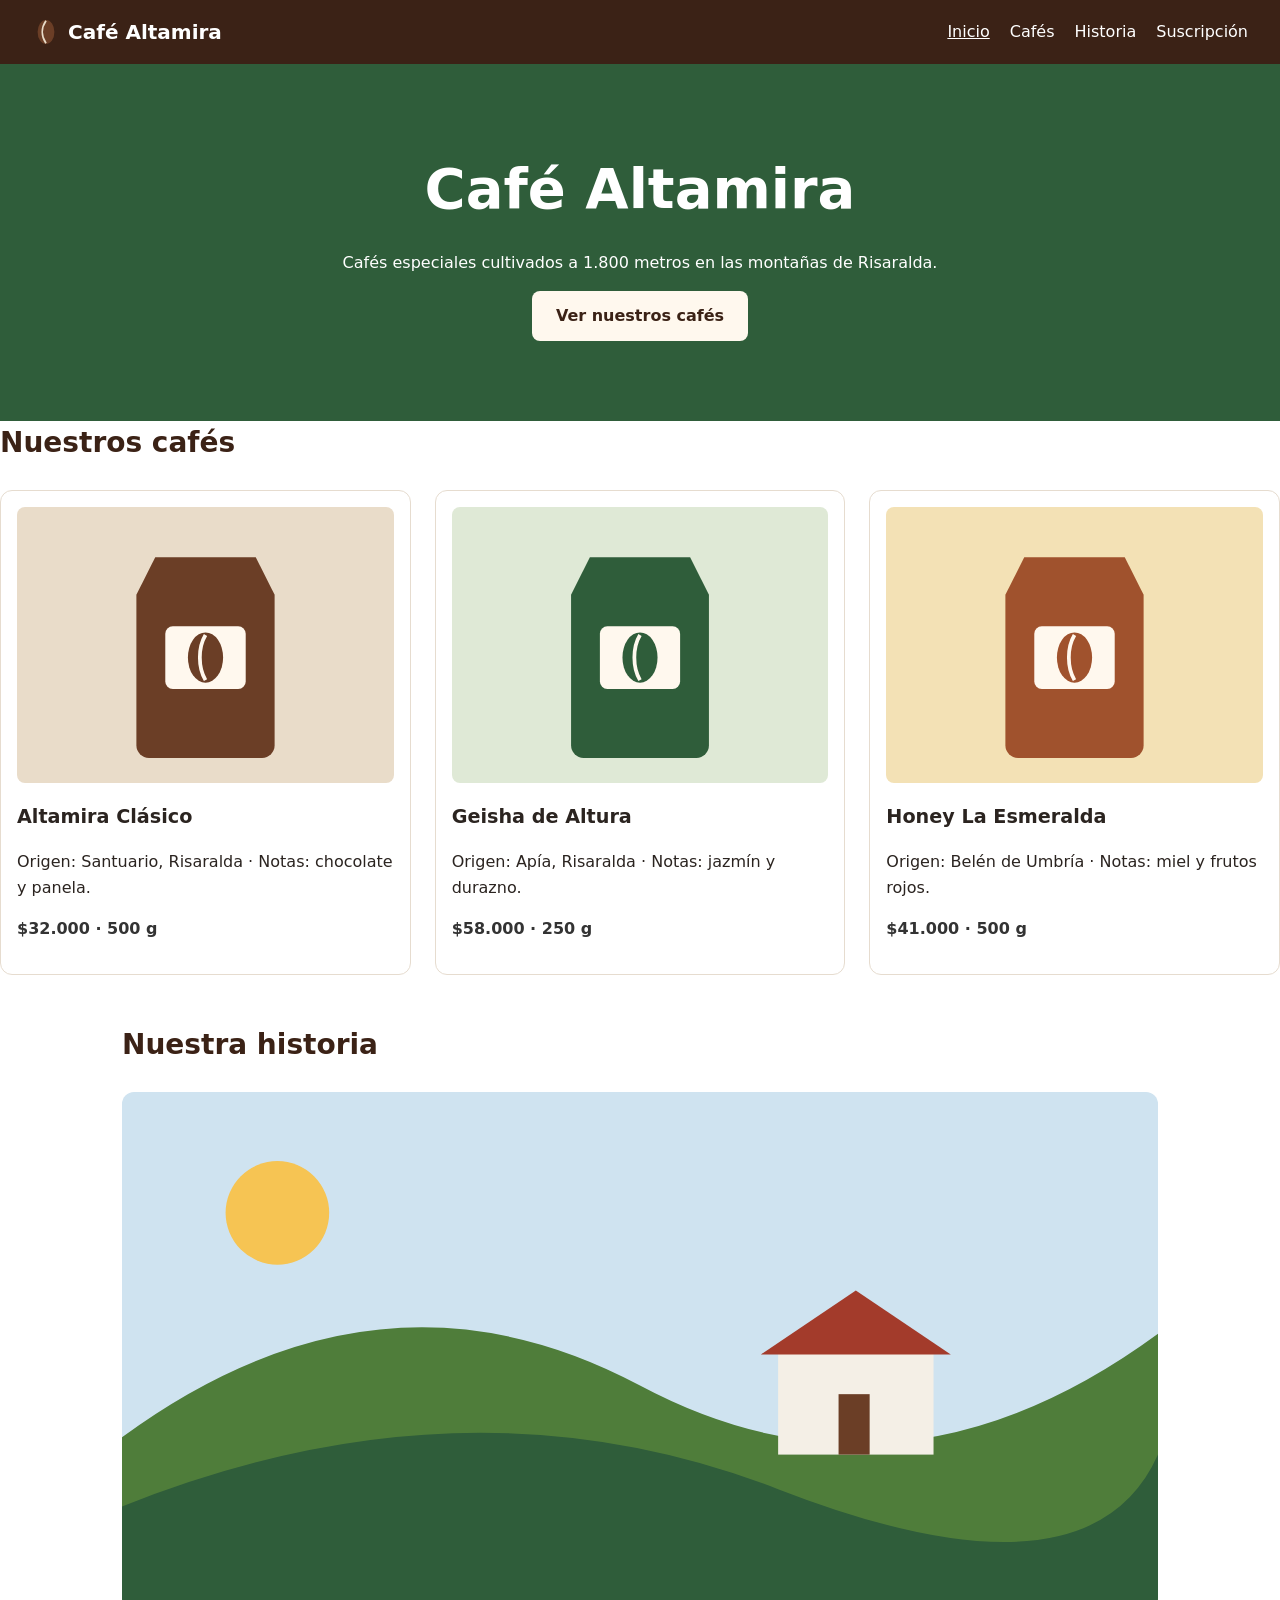
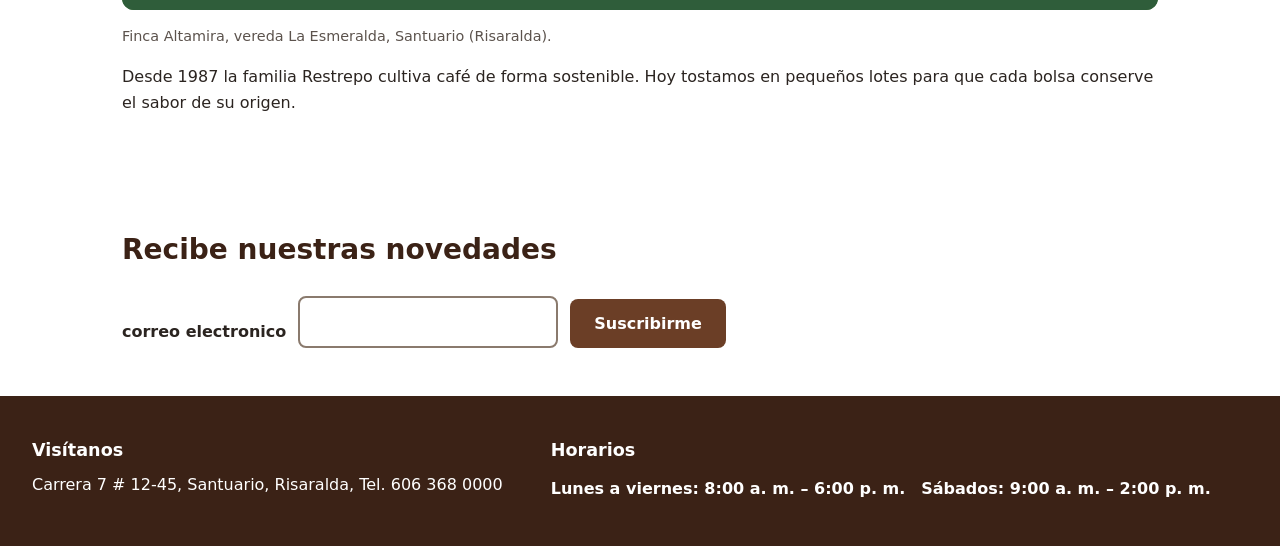
<file: index.html>
<!DOCTYPE html>
<html lang="es">
<head>
  <meta charset="UTF-8">
  <meta name="viewport" content="width=device-width, initial-scale=1.0">
  <title>Café Altamira · Cafés especiales del Eje Cafetero</title>
  <link rel="stylesheet" href="css/estilos.css">
</head>
<body>
  <!-- ============================================================
       TODO G1 (parte 1): el PRIMER elemento del body debe ser un enlace
       "Saltar al contenido" con class="saltar" que lleve a #contenido.
       ============================================================ -->
       <a href="#contenido" class="saltar">saltar al contenido</a>
  <!-- ============================================================
       EJEMPLO RESUELTO 1 · Encabezado y navegación
       - <header> es un landmark: el lector de pantalla lo anuncia como "banner".
       - <nav> con aria-label distingue este menú de otros menús de la página.
       - Los enlaces van en una lista <ul>: el lector anuncia "lista, 4 elementos".
       ============================================================ -->
  <header class="encabezado">
    <a class="logo" href="#cafes">
      <img src="img/grano.svg" alt="" width="28" height="28">
      Café Altamira
    </a>
    <nav aria-label="Principal">
      <ul class="menu">
        <li><a href="index.html" aria-current="page">Inicio</a></li>
        <li><a href="#cafes">Cafés</a></li>
        <li><a href="#historia">Historia</a></li>
        <li><a href="#suscripcion">Suscripción</a></li>
      </ul>
    </nav>
  </header>

  <!-- TODO G1 (parte 2): este div es el contenido principal.
       Conviértelo en <main id="contenido"> (y cierra con </main>). -->
  <main id="contenido">

    <!-- TODO G1 (parte 3): el título de la portada es un div con letra grande.
         Debe ser el ÚNICO <h1> de la página. -->
    <div class="hero">
      <h1>Café Altamira</h1>
      <p>Cafés especiales cultivados a 1.800 metros en las montañas de Risaralda.</p>
      <a class="boton" href="#cafes">Ver nuestros cafés</a>
    </div>

    <!-- ============================================================
         TODO G2 · Catálogo
         - El contenedor debe ser <section id="cafes"> con un <h2>.
         - Cada producto debe ser un <article> con el nombre en <h3>.
         - Cada imagen necesita un alt que describa el producto (no el nombre del archivo).
         ============================================================ -->
    <section id="cafes">
      <h2 class="subtitulo">Nuestros cafés</h2>
      <div class="productos">
        <article class="producto">
          <img src="img/cafe-clasico.svg" width="300" height="220" alt="bolsa de cafe marron">
          <h3>Altamira Clásico</h3>
          <p>Origen: Santuario, Risaralda · Notas: chocolate y panela.</p>
          <p class="precio">$32.000 · 500 g</p>
        </article>
        <article class="producto">
          <img src="img/cafe-geisha.svg" width="300" height="220" alt="bolsa de cafe verde">
          <h3>Geisha de Altura</h3>
          <p>Origen: Apía, Risaralda · Notas: jazmín y durazno.</p>
          <p class="precio">$58.000 · 250 g</p>
        </article>
        <article class="producto">
          <img src="img/cafe-honey.svg" width="300" height="220" alt="bolsa de cafe color cafe">
          <h3>Honey La Esmeralda</h3>
          <p>Origen: Belén de Umbría · Notas: miel y frutos rojos.</p>
          <p class="precio">$41.000 · 500 g</p>
        </article>
      </div>
    </section>

    <!-- ============================================================
         EJEMPLO RESUELTO 2 · Sección con figura
         - aria-labelledby une la sección con su título: el lector la anuncia
         como "región, Nuestra historia".
         - <figure> + <figcaption> asocian la imagen con su pie de foto.
         - El alt describe lo que se VE; el figcaption agrega contexto.
         ============================================================ -->
    <section id="historia" class="seccion" aria-labelledby="historia-titulo">
      <h2 id="historia-titulo">Nuestra historia</h2>
      <figure class="figura">
        <img src="img/finca.svg" width="600" height="300"
             alt="Casa de la finca con techo rojo entre montañas verdes cubiertas de cafetales">
        <figcaption>Finca Altamira, vereda La Esmeralda, Santuario (Risaralda).</figcaption>
      </figure>
      <p>Desde 1987 la familia Restrepo cultiva café de forma sostenible. Hoy tostamos
        en pequeños lotes para que cada bolsa conserve el sabor de su origen.</p>
    </section>

    <!-- ============================================================
         TODO G3 · Suscripción
         - Usa <section id="suscripcion"> con un <h2> y un <form> real.
         - El campo de correo necesita: <label for="...">, type="email", id y required.
         - El "botón" es un div con onclick: cámbialo por <button type="submit">.
         ============================================================ -->
    <section class="seccion" id="suscripcion">
      <h2 class="subtitulo">Recibe nuestras novedades</h2>
      <form action="#" method="post">
      <div class="formulario">
        <label for="correo">correo electronico</label>
        <input type="email" id="correo" required>
        <button class="boton" type="submit">Suscribirme</button>
      </div>
      </form>
    </section>

  </div>
  </main>
  <!-- ============================================================
       TODO G4 · Pie de página
       - El contenedor debe ser <footer>.
       - La dirección y el teléfono van dentro de <address>.
       - El horario es una tabla de datos: <table> con <caption>,
         y celdas de encabezado <th scope="col"> / <th scope="row">.
       ============================================================ -->
  <footer class="pie">
    <div>
      <div class="pie-titulo">Visítanos</div>
      <address>Carrera 7 # 12-45, Santuario, Risaralda, Tel. 606 368 0000</address>
    </div>
    <table>
      <caption class="pie-titulo">Horarios</caption>
      <th scope="col">Lunes a viernes: 8:00 a. m. – 6:00 p. m.</th>
      <th scope="row">Sábados: 9:00 a. m. – 2:00 p. m.</th>
    </table>
  </footer>
</body>
</html>
</file>
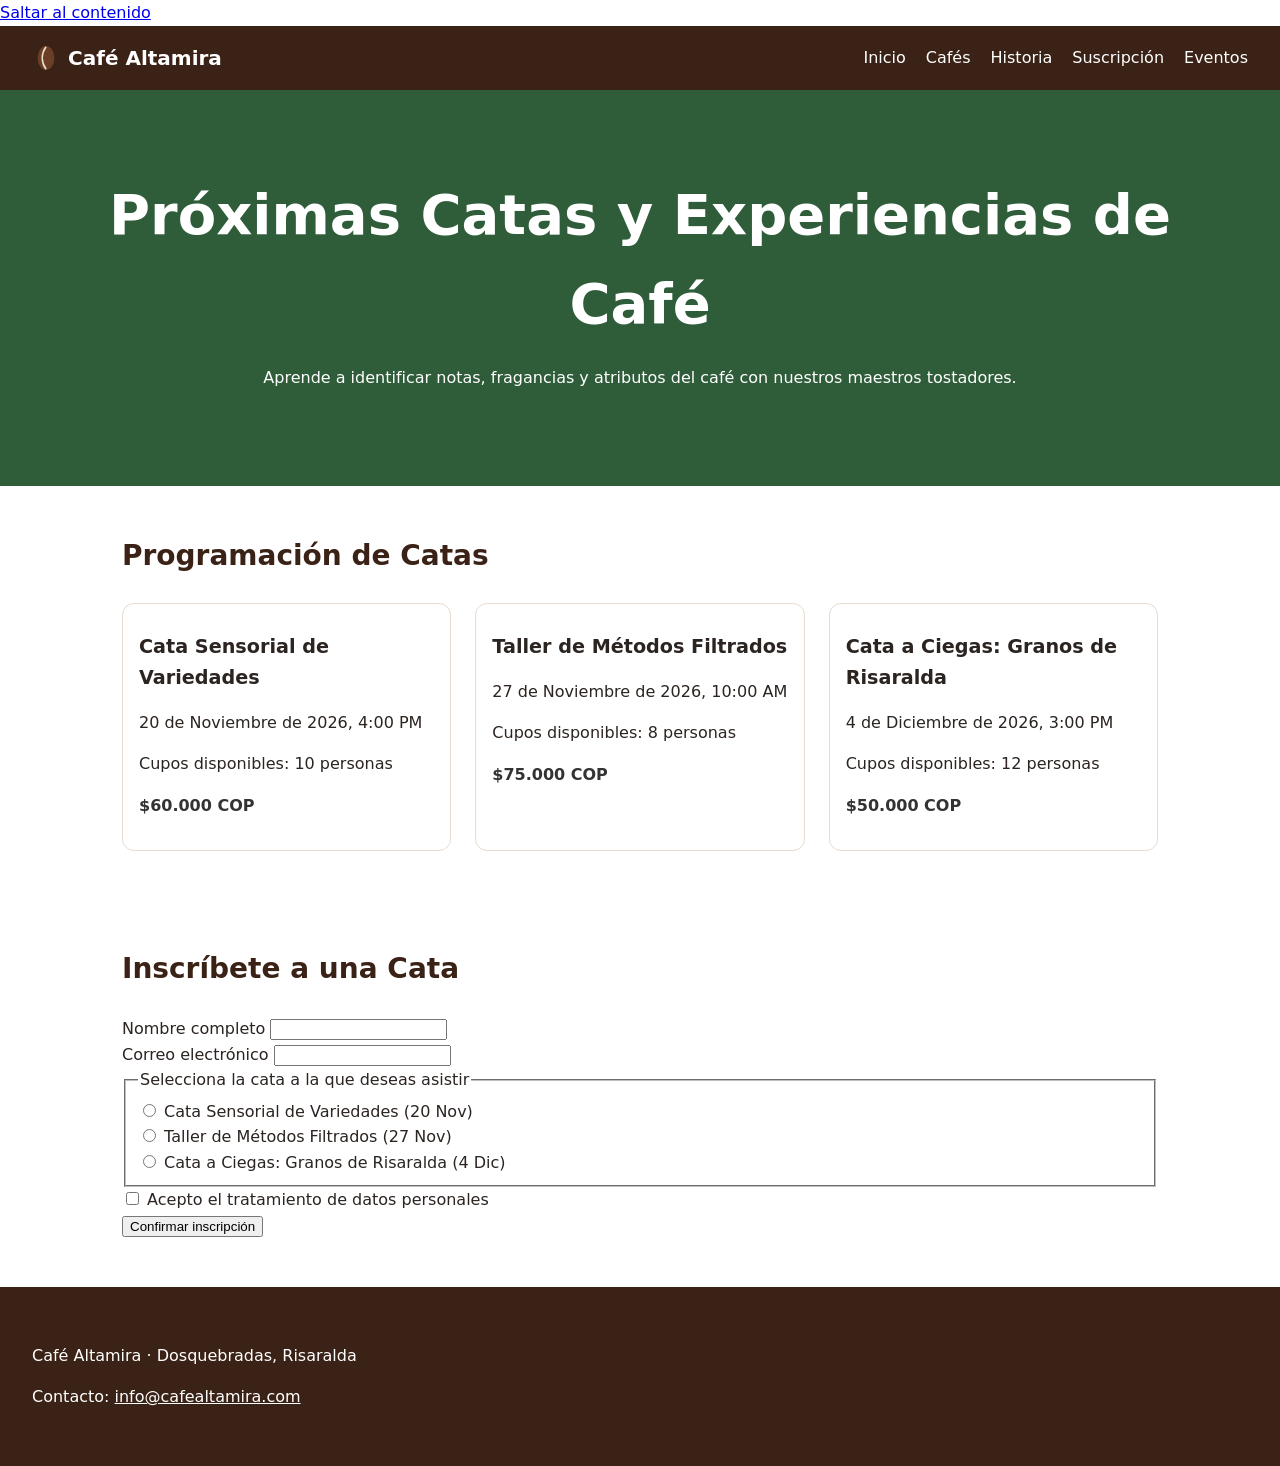
<file: eventos.html>
<!DOCTYPE html>
<html lang="es">
<head>
  <meta charset="UTF-8">
  <meta name="viewport" content="width=device-width, initial-scale=1.0">
  <title>Catas de Café - Café Altamira</title>
  <link rel="stylesheet" href="css/estilos.css">
</head>
<body>

  <!-- Enlace de salto -->
  <a href="#contenido" class="saltar-contenido">Saltar al contenido</a>

  <!-- Header con enlace a la página actual -->
  <header class="encabezado">
    <a class="logo" href="index.html#cafes">
      <img src="img/grano.svg" alt="" width="28" height="28">
      Café Altamira
    </a>
    <nav aria-label="Principal">
      <ul class="menu">
        <li><a href="index.html">Inicio</a></li>
        <li><a href="index.html#cafes">Cafés</a></li>
        <li><a href="index.html#historia">Historia</a></li>
        <li><a href="index.html#suscripcion">Suscripción</a></li>
        <li><a href="eventos.html">Eventos</a></li>
      </ul>
    </nav>
  </header>

  <!-- Main id="contenido" -->
  <main id="contenido">
    
    <!-- Seccion Portada Eventos -->
    <section class="hero">
      <h1>Próximas Catas y Experiencias de Café</h1>
      <p>Aprende a identificar notas, fragancias y atributos del café con nuestros maestros tostadores.</p>
    </section>

    <!-- Catas como articles con time -->
    <section id="catas" class="seccion">
      <h2>Programación de Catas</h2>
      
      <div class="productos">
        <article class="producto">
          <h3>Cata Sensorial de Variedades</h3>
          <p><time datetime="2026-11-20T16:00">20 de Noviembre de 2026, 4:00 PM</time></p>
          <p>Cupos disponibles: 10 personas</p>
          <p class="precio">$60.000 COP</p>
        </article>

        <article class="producto">
          <h3>Taller de Métodos Filtrados</h3>
          <p><time datetime="2026-11-27T10:00">27 de Noviembre de 2026, 10:00 AM</time></p>
          <p>Cupos disponibles: 8 personas</p>
          <p class="precio">$75.000 COP</p>
        </article>

        <article class="producto">
          <h3>Cata a Ciegas: Granos de Risaralda</h3>
          <p><time datetime="2026-12-04T15:00">4 de Diciembre de 2026, 3:00 PM</time></p>
          <p>Cupos disponibles: 12 personas</p>
          <p class="precio">$50.000 COP</p>
        </article>
      </div>
    </section>

    <!-- Formulario de inscripción -->
    <section id="inscripcion" class="seccion">
      <h2>Inscríbete a una Cata</h2>
      
      <form action="#" method="post">
        <div>
          <label for="nombre">Nombre completo</label>
          <input type="text" id="nombre" name="nombre" required>
        </div>

        <div>
          <label for="correo">Correo electrónico</label>
          <input type="email" id="correo" name="correo" required>
        </div>

        <fieldset>
          <legend>Selecciona la cata a la que deseas asistir</legend>
          
          <div>
            <input type="radio" id="cata1" name="cata" value="sensorial" required>
            <label for="cata1">Cata Sensorial de Variedades (20 Nov)</label>
          </div>

          <div>
            <input type="radio" id="cata2" name="cata" value="filtrados">
            <label for="cata2">Taller de Métodos Filtrados (27 Nov)</label>
          </div>

          <div>
            <input type="radio" id="cata3" name="cata" value="ciegas">
            <label for="cata3">Cata a Ciegas: Granos de Risaralda (4 Dic)</label>
          </div>
        </fieldset>

        <div>
          <input type="checkbox" id="datos" name="datos" required>
          <label for="datos">Acepto el tratamiento de datos personales</label>
        </div>

        <button type="submit">Confirmar inscripción</button>
      </form>
    </section>

  </main>

  <!-- Footer -->
  <footer class="pie">
    <address>
      <p>Café Altamira · Dosquebradas, Risaralda</p>
      <p>Contacto: <a href="mailto:info@cafealtamira.com">info@cafealtamira.com</a></p>
    </address>
  </footer>

</body>
</html>
</file>
<file: css/estilos.css>
/* ===== Café Altamira · estilos base ===== */
:root {
  --cafe: #6b3e26;
  --cafe-oscuro: #3b2216;
  --verde: #2f5d3a;
  --crema: #fff8ee;
  --texto: #2b2420;
}

* { box-sizing: border-box; }

body {
  margin: 0;
  font-family: system-ui, "Segoe UI", Arial, sans-serif;
  color: var(--texto);
  background: #ffffff;
  line-height: 1.6;
}

/* TODO G1 (parte 4): esta regla esconde el foco y deja sin guía a quien
   navega con teclado. Bórrala y agrega una regla :focus-visible con un
   outline visible (por ejemplo 3px solid). */
*:focus-visible { outline: 3px solid blueviolet; }

/* Enlace "Saltar al contenido": oculto hasta que recibe el foco */
.saltar {
  position: absolute;
  left: 1rem;
  top: -3rem;
  padding: .5rem 1rem;
  background: var(--cafe-oscuro);
  color: #fff;
  z-index: 10;
}
.saltar:focus { top: 1rem; }

/* ----- Encabezado ----- */
.encabezado {
  display: flex;
  flex-wrap: wrap;
  justify-content: space-between;
  align-items: center;
  gap: 1rem;
  padding: 1rem 2rem;
  background: var(--cafe-oscuro);
}
.logo {
  display: flex;
  align-items: center;
  gap: .5rem;
  color: #fff;
  font-weight: 700;
  font-size: 1.25rem;
  text-decoration: none;
}
.menu {
  display: flex;
  flex-wrap: wrap;
  gap: .5rem 1.25rem;
  list-style: none;
  margin: 0;
  padding: 0;
}
.menu a { color: #fff; text-decoration: none; }
.menu a:hover,
.menu a[aria-current="page"] { text-decoration: underline; }

/* ----- Portada ----- */
.hero {
  padding: 5rem 2rem;
  text-align: center;
  background: var(--verde);
  color: #fff;
}
.hero h1,
.titulo-grande {
  margin: 0 0 .5rem;
  font-size: clamp(2rem, 6vw, 3.5rem);
  font-weight: 800;
}
.boton {
  display: inline-block;
  padding: .75rem 1.5rem;
  border: 0;
  border-radius: .5rem;
  background: var(--crema);
  color: var(--cafe-oscuro);
  font: inherit;
  font-weight: 700;
  text-decoration: none;
  cursor: pointer;
}

/* ----- Secciones ----- */
.seccion {
  max-width: 1100px;
  margin: 0 auto;
  padding: 3rem 2rem;
}
.seccion h2,
.subtitulo {
  font-size: 1.75rem;
  font-weight: 700;
  margin: 0 0 1.5rem;
  color: var(--cafe-oscuro);
}

/* ----- Catálogo ----- */
.productos {
  display: grid;
  grid-template-columns: repeat(auto-fit, minmax(240px, 1fr));
  gap: 1.5rem;
}
.producto {
  padding: 1rem;
  border: 1px solid #e6dccf;
  border-radius: .75rem;
  background: #fff;
}
.producto img { width: 100%; height: auto; border-radius: .5rem; }
.producto h3,
.nombre { font-size: 1.2rem; font-weight: 700; margin: .75rem 0 .25rem; }

/* TODO G2 (parte 4): este color tiene un contraste de 2.7:1 sobre blanco.
   WCAG AA pide 4.5:1. Cámbialo por uno más oscuro (por ejemplo var(--cafe)). */
.precio {
  font-weight: 700;
  color: #333333;
}

/* ----- Historia ----- */
.figura { margin: 0 0 1rem; }
.figura img { width: 100%; height: auto; border-radius: .75rem; }
.figura figcaption { font-size: .9rem; color: #5c534d; margin-top: .5rem; }

/* ----- Suscripción ----- */
.formulario {
  display: flex;
  flex-wrap: wrap;
  gap: .75rem;
  align-items: flex-end;
}
.formulario label { display: block; font-weight: 600; margin-bottom: .25rem; }
.formulario input {
  padding: .7rem 1rem;
  min-width: 260px;
  border: 2px solid #8a7a6d;
  border-radius: .5rem;
  font: inherit;
}
.formulario .boton { background: var(--cafe); color: #fff; }

/* ----- Pie ----- */
.pie {
  display: flex;
  flex-wrap: wrap;
  gap: 3rem;
  padding: 2.5rem 2rem;
  background: var(--cafe-oscuro);
  color: #fff;
}
.pie h2,
.pie-titulo { font-size: 1.1rem; font-weight: 700; margin: 0 0 .5rem; }
.pie address { font-style: normal; }
.pie a { color: #fff; }
.pie table { border-collapse: collapse; }
.pie caption { text-align: left; font-weight: 700; margin-bottom: .5rem; }
.pie th,
.pie td { text-align: left; padding: .25rem 1rem .25rem 0; }
</file>
